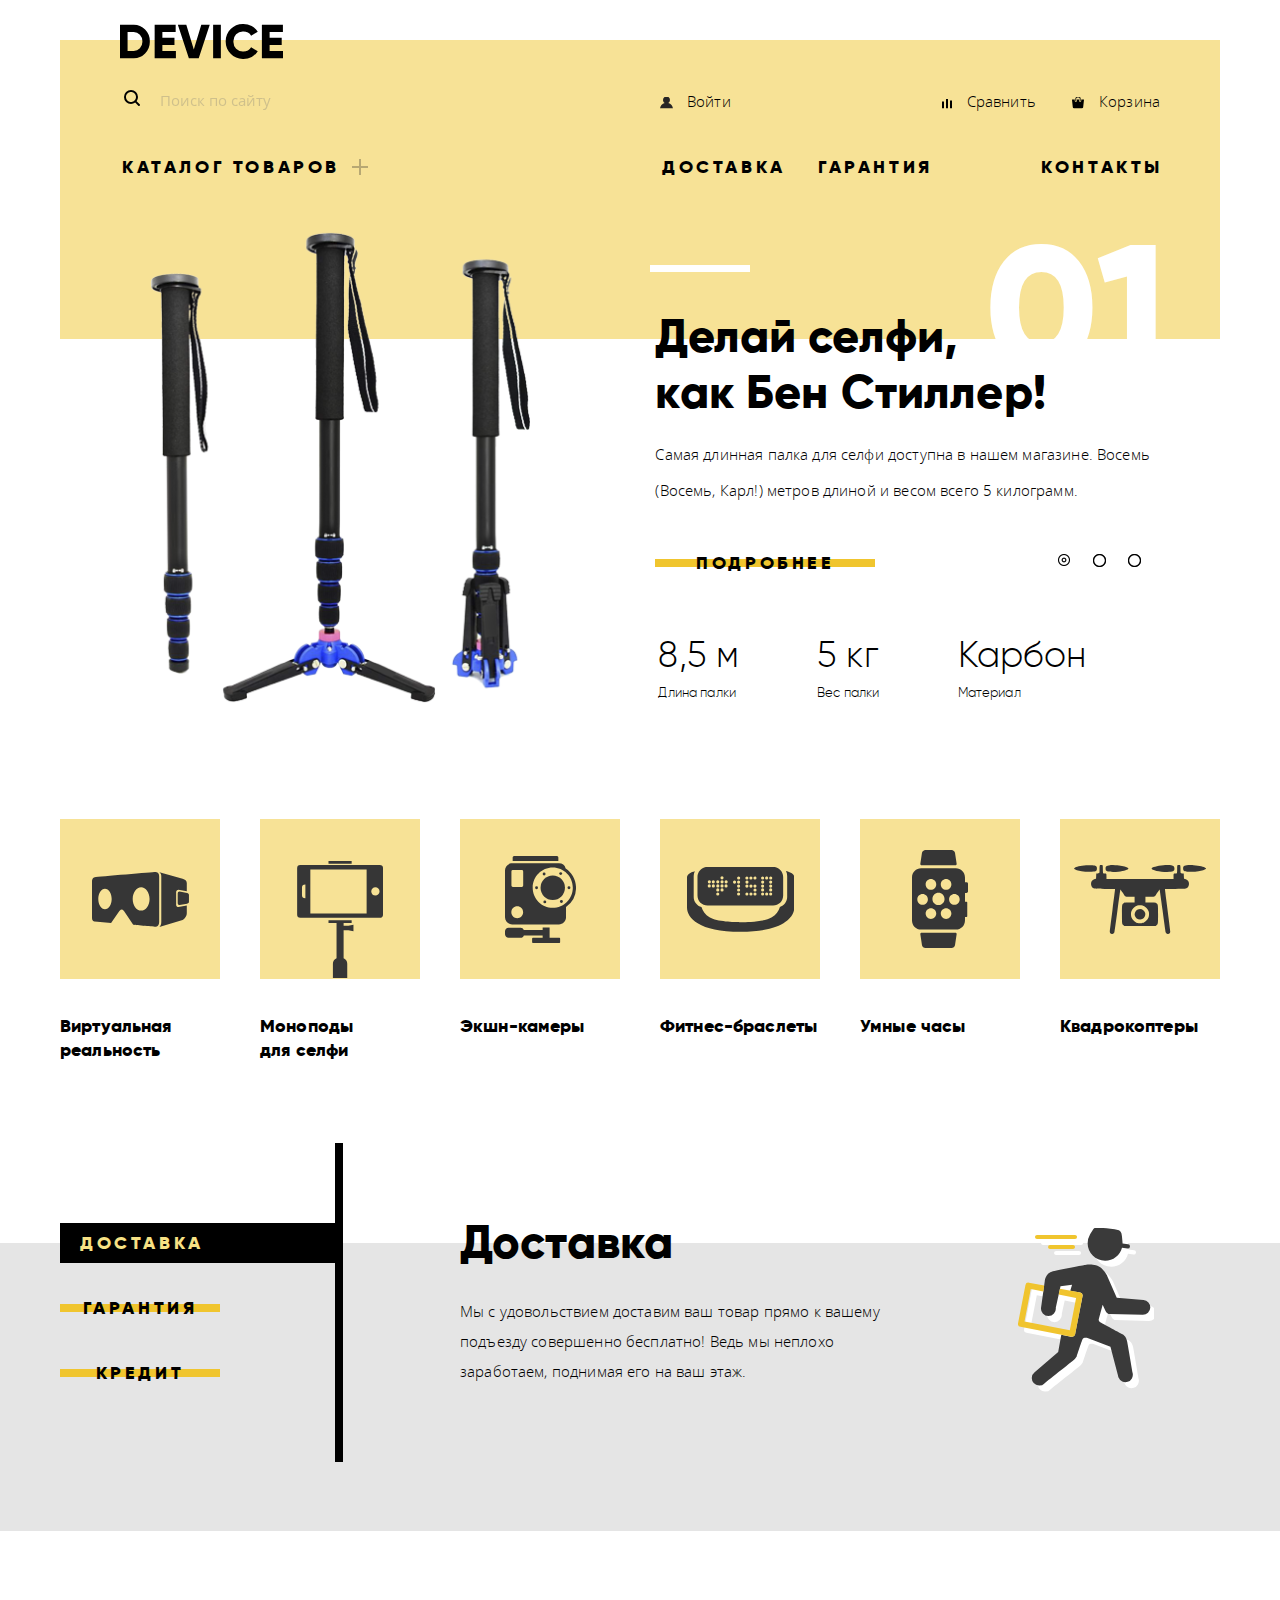
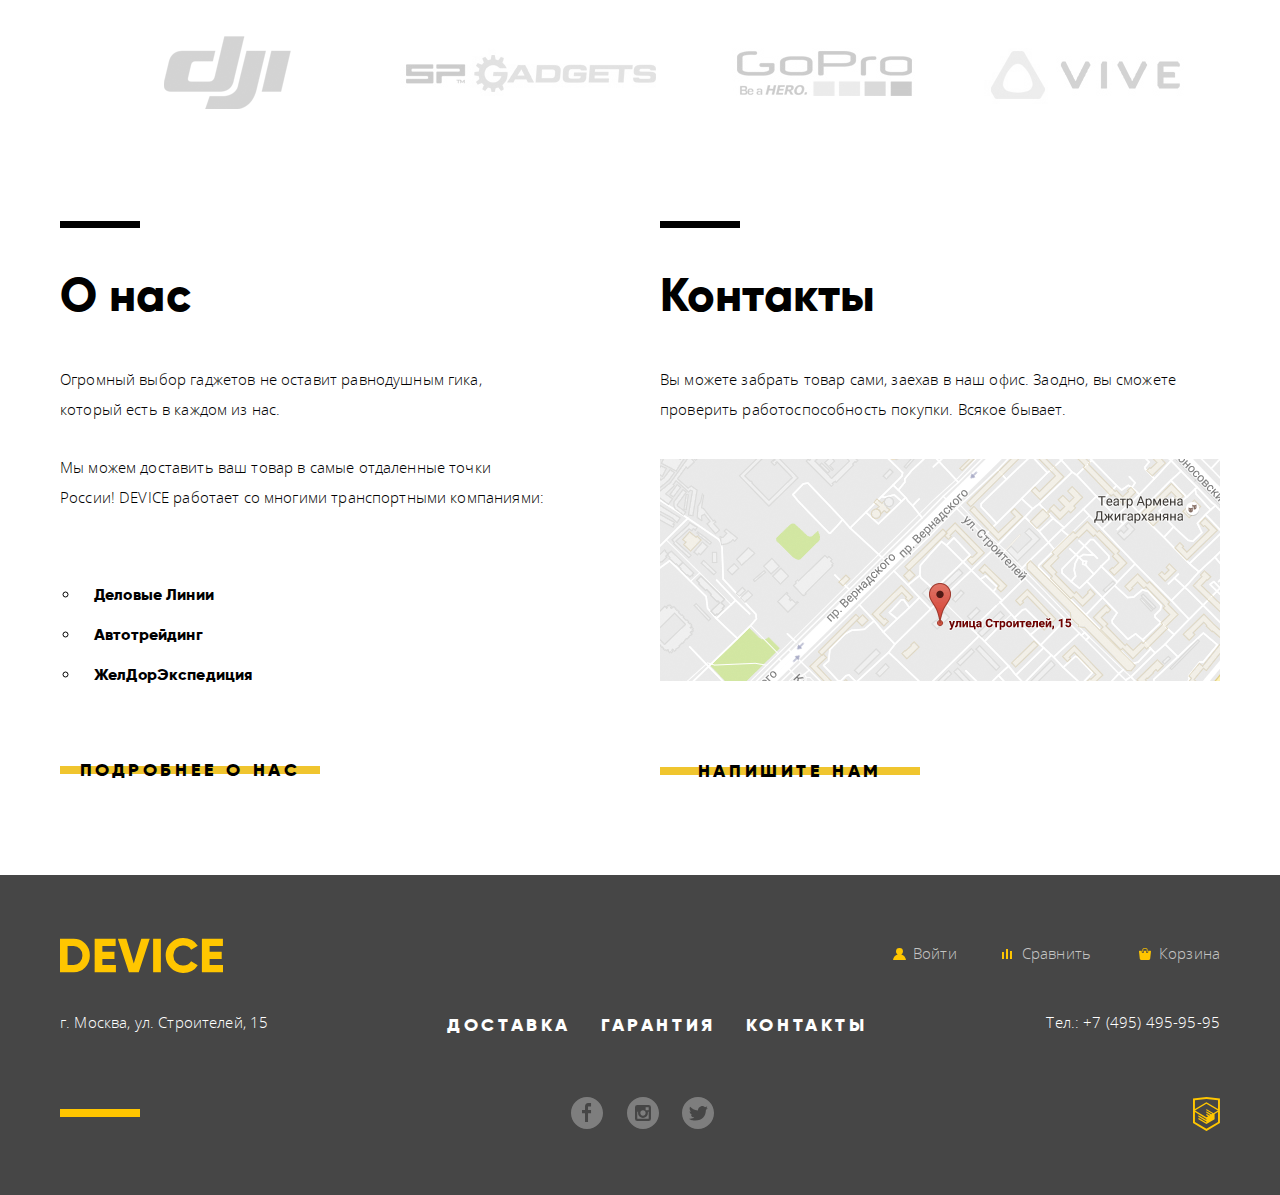
<file: index.html>
<!DOCTYPE html>
<html lang="ru">

<head>
  <meta charset="utf-8">
  <title>HTML Academy: Девайс</title>
  <link href="css/normalize-mini.css" rel="stylesheet">
  <link href="css/style-mini.css" rel="stylesheet">
</head>

<body>
  <header class="header-main">
    <a>
      <img class="logo" src="img/device.svg" width="163" height="35" alt="Логотип DEVICE">
    </a>
    <div class="header-top">
      <form class="search-site" action="https://echo.htmlacademy.ru" method="get">
        <label class="visually-hidden" for="search-input">Поиск по сайту</label>
        <input class="search-site-input" type="text" name="search" id="search-input" placeholder="Поиск по сайту">
        <button class="search-site-button" type="submit">Найти</button>
      </form>
      <ul class="users">
        <li class="users-item"><a class="users-link users-link-enter" href="#">Войти</a></li>
        <li class="users-item users-item-compare"><a class="users-link users-link-compare" href="#">Сравнить</a></li>
        <li class="users-item"><a class="users-link users-link-cart" href="#">Корзина</a></li>
      </ul>
    </div>
    <nav class="menu">
      <ul class="menu-list">
        <li class="menu-item menu-item-catalog">
          <a class="menu-link" href="catalog.html">Каталог товаров</a>

          <ul class="sub-menu">
            <li class="sub-menu-item">
              <a class="sub-menu-link" href="#">Виртуальная реальность</a>
              <a class="sub-menu-link" href="catalog.html">Моноподы для&nbsp;селфи</a>
              <a class="sub-menu-link" href="#">Экшн-камеры</a>
            </li>
            <li class="sub-menu-item">
              <a class="sub-menu-link" href="#">Фитнес-браслеты</a>
              <a class="sub-menu-link" href="#">Умные часы</a>
            </li>
            <li class="sub-menu-item sub-menu-copter">
              <a class="sub-menu-link" href="#">Квадрокоптеры</a>
            </li>
          </ul>

        </li>
        <li class="menu-item"><a class="menu-link" href="#">Доставка</a></li>
        <li class="menu-item"><a class="menu-link" href="#">Гарантия</a></li>
        <li class="menu-item"><a class="menu-link" href="#">Контакты</a></li>
      </ul>
    </nav>
  </header>
  <main>
    <h1 class="visually-hidden">Главная страница интернет-магазина Device</h1>
    <section class="slider">
      <input class="visually-hidden toggle-input-radio" type="radio" name="slider-radio" id="toggle-one" checked>
      <input class="visually-hidden toggle-input-radio" type="radio" name="slider-radio" id="toggle-two">
      <input class="visually-hidden toggle-input-radio" type="radio" name="slider-radio" id="toggle-three">
      <div class="slider-container">
        <div class="toggle-list">
          <label class="label-one" for="toggle-one"></label>
          <label class="label-two" for="toggle-two"></label>
          <label class="label-three" for="toggle-three"></label>
        </div>
        <ol class="slider-list">
          <li class="slider-item slide" id="slide1">

            <img class="selfi" src="img/slider-self-stick.png" width="384" height="486" alt="Селфи-палка">

            <div class="slider-discription">
              <p class="slider-number slider-number-one"> 01 </p>
              <h2>Делай селфи,<br> как Бен Стиллер! </h2>
              <p class="slider-text">Самая длинная палка для селфи доступна в нашем магазине.
                Восемь (Восемь, Карл!) метров длиной и весом всего 5 килограмм.</p>
              <a class="button slider-button" href="catalog.html">Подробнее</a>
              <table class="slider-table">
                <tr>
                  <td class="slider-td">8,5 м</td>
                  <td class="slider-td">5 кг</td>
                  <td class="slider-td">Карбон</td>
                </tr>
                <tr>
                  <th class="slider-th">Длина палки</th>
                  <th class="slider-th">Вес палки</th>
                  <th class="slider-th">Материал</th>
                </tr>
              </table>
            </div>
          </li>

          <li class="slider-item slide" id="slide2">
            <img class="watch" src="img/slider-watch.png" width="345" height="485" alt="Фитнес-браслет">
            <div class="slider-discription">
              <p class="slider-number slider-number-two"> 02 </p>
              <h2>Худеем<br> правильно!</h2>
              <p class="slider-text">Мотивирующие фитнес-браслеты помогут найти в себе силы
                не пропускать занятия и соблюдать диету.</p>
              <a class="button slider-button" href="catalog.html">Подробнее</a>
              <table class="slider-table">
                <tr>
                  <td class="slider-td">48 часов</td>
                </tr>
                <tr>
                  <th class="slider-th">Без подзарядки</th>
                </tr>
              </table>
            </div>
          </li>

          <li class="slider-item slide" id="slide3">
            <img class="copter" src="img/slider-quadrocopter.png" width="526" height="334" alt="Квадрокоптер">
            <div class="slider-discription slider-copter">
              <p class="slider-number slider-number-three"> 03 </p>
              <h2>Порхает как бабочка, жалит как пчела!</h2>
              <p class="slider-text">Этот обычный, на первый взгляд, квадрокоптер оснащен
                мощным лазером, замаскированным под стандартную камеру.</p>
              <a class="button slider-button" href="catalog.html">Подробнее</a>
              <table class="slider-table">
                <tr>
                  <td class="slider-td">800 м</td>
                  <td class="slider-td">50 м</td>
                </tr>
                <tr>
                  <th class="slider-th">Дальность полета</th>
                  <th class="slider-th">Радиус поражения</th>
                </tr>
              </table>
            </div>
          </li>
        </ol>
      </div>
    </section>

    <section class="catalog">
      <h2 class="visually-hidden">Каталог товаров</h2>
      <ul class="catalog-list">
        <li class="catalog-item">
          <a class="catalog-link" href="#">
            <div class="catalog-link-picture">
              <svg xmlns="http://www.w3.org/2000/svg" width="97" height="55" viewBox="0 0 97 55">
                <g fill="#363636">
                  <path
                    d="M84.131 32.639V20.003c0-1.309 1.045-2.37 2.335-2.37l8.326 1.581V11.02c0-2.355-1.708-3.431-4.202-4.265L67.403.175c1.616 1.391 1.889 2.04 1.889 4.396V49.78c0 2.356-.45 4.066-1.967 5.21l23.265-7.065c2.401-.833 4.202-4.216 4.202-6.572V33.44l-8.326 1.567c-1.29.002-2.335-1.06-2.335-2.368z" />
                  <path
                    d="M95.129 20.979l-7.598-1.444c-1.008 0-1.824.829-1.824 1.851v9.868c0 1.023.816 1.852 1.824 1.852l7.598-1.431c1.154-.419 1.824-.829 1.824-1.852V22.83c0-1.022-.766-1.507-1.824-1.851zM67.17 4.483c0-5.08-4.232-4.459-4.232-4.459S5.832 4.738 2.838 5.145.001 9.532.001 9.532L0 45.812c0 3.743 2.599 3.753 2.599 3.753l16.477 1.403L27.212 39.3s1.109-1.828 2.505-1.828c1.397 0 2.432 1.861 2.432 1.861l9.061 13.521s18.895 1.909 22.521 1.909c3.626-.001 3.439-5.024 3.439-5.024V4.483zM12.982 37.192c-3.698 0-6.696-4.601-6.696-10.275s2.998-10.275 6.696-10.275c3.698 0 6.696 4.601 6.696 10.275s-2.998 10.275-6.696 10.275zm36.158 1.426c-4.662 0-8.441-5.239-8.441-11.701 0-6.463 3.78-11.702 8.441-11.702 4.662 0 8.442 5.239 8.442 11.702 0 6.462-3.78 11.701-8.442 11.701z" />
                </g>
              </svg>
            </div>
            <h3 class="catalog-link-text">Виртуальная реальность</h3>
          </a>
        </li>
        <li class="catalog-item">
          <a class="catalog-link" href="catalog.html">
            <div class="catalog-link-picture special">
              <svg xmlns="http://www.w3.org/2000/svg" width="86" height="117" viewBox="0 0 86 117">
                <g fill="#363636">
                  <path
                    d="M82.821 4.011H3.33A3.188 3.188 0 0 0 .142 7.199v46.413a3.187 3.187 0 0 0 3.188 3.189h79.492a3.188 3.188 0 0 0 3.189-3.189V7.199a3.189 3.189 0 0 0-3.19-3.188zM8.392 37.236h-.226a3.19 3.19 0 0 1-3.189-3.189v-7.283a3.188 3.188 0 0 1 3.189-3.188h.226v13.66zm61.231 15.172H13.341V8.402h56.282v44.006zM78.4 34.552c-2.289 0-4.146-1.855-4.146-4.147s1.856-4.147 4.146-4.147a4.146 4.146 0 1 1 0 8.294zM31.497 0h23.157v2.758H31.497zM46.608 64.861v-2.973h8.046V59.13H31.498v2.758h8.045v35.246a6.068 6.068 0 0 0-3.635 5.559V117h14.335v-14.307a6.062 6.062 0 0 0-3.636-5.557v-27.99h4.796l5.051 1.213v-6.711l-5.051 1.213h-4.795z" />
                </g>
              </svg>
            </div>
            <h3 class="catalog-link-text">Моноподы для&nbsp;селфи</h3>
          </a>
        </li>
        <li class="catalog-item">
          <a class="catalog-link" href="#">
            <div class="catalog-link-picture">
              <svg xmlns="http://www.w3.org/2000/svg" width="71" height="87" viewBox="0 0 71 87">
                <g fill="#363636">
                  <path
                    d="M53.349 1.49c0-.736-.578-1.49-1.311-1.49H9.053C8.32 0 7.672.754 7.672 1.49v3.522h45.676V1.49zM54.202 81.809h-9.597V71.426h-6.958v2.507H18.774c-.537-1.254-1.757-2.148-3.181-2.148H3.559C1.642 71.784 0 73.387 0 75.311v3.018c0 1.924 1.642 3.48 3.559 3.48h12.035c1.511 0 2.792-.896 3.269-2.326h18.785v2.326H28.13c-.533 0-1.01.437-1.01.972v3.172c0 .535.478 1.048 1.01 1.048h26.072c.533 0 .93-.513.93-1.048V82.78c0-.535-.397-.971-.93-.971zM60.666 12.39a7.037 7.037 0 0 0-6.771-5.05H7.148C3.25 7.34 0 10.449 0 14.361v46.9c0 3.912 3.25 7.121 7.148 7.121h46.747c3.898 0 7.126-3.209 7.126-7.121V50.915a23.228 23.228 0 0 0 10.001-19.164c-.001-8.079-4.132-15.181-10.356-19.361zM12.238 62.151c-3.259 0-5.901-2.65-5.901-5.921 0-3.27 2.642-5.922 5.901-5.922s5.902 2.652 5.902 5.922c0 3.271-2.643 5.921-5.902 5.921zm5.961-32.605a1.42 1.42 0 0 1-1.418 1.422h-8.94a1.42 1.42 0 0 1-1.418-1.422v-14.16a1.42 1.42 0 0 1 1.418-1.423h8.939a1.42 1.42 0 0 1 1.418 1.423v14.16zm29.563 22.312c-11.076 0-20.057-9.01-20.057-20.123s8.98-20.124 20.057-20.124c11.077 0 20.058 9.01 20.058 20.124s-8.981 20.123-20.058 20.123z" />
                  <ellipse cx="47.762" cy="31.735" rx="12.188" ry="12.229" />
                  <circle cx="31.562" cy="31.736" r="1.435" />
                  <circle cx="63.963" cy="31.736" r="1.435" />
                  <circle cx="39.109" cy="17.994" r="1.435" />
                  <ellipse cx="56.415" cy="45.476" rx="1.43" ry="1.436" />
                  <circle cx="55.697" cy="17.565" r="1.435" />
                  <circle cx="39.828" cy="45.906" r="1.435" />
                </g>
              </svg>
            </div>
            <h3 class="catalog-link-text">Экшн-камеры</h3>
          </a>
        </li>
        <li class="catalog-item">
          <a class="catalog-link" href="#">
            <div class="catalog-link-picture">
              <svg xmlns="http://www.w3.org/2000/svg" width="107" height="65" viewBox="0 0 107 65">
                <g fill="#363636">
                  <path
                    d="M98.967 4.074c.752 1.441 1.209 3.08 1.209 4.818v21.102c0 4.616-3.092 8.527-7.246 9.9-1.325 3.987-3.778 7.854-8.051 10.432-8.676 5.231-31.124 4.837-31.198 4.837-.078 0-22.513.395-31.189-4.837-4.216-2.545-6.708-6.347-8.042-10.279-4.418-1.209-7.756-5.251-7.756-10.053V8.893c0-1.688.427-3.282 1.139-4.693C4.17 5.109 0 6.918 0 10.434v29.983C0 50.668 11.839 64.85 53.657 64.85c41.82 0 53.657-14.182 53.657-24.433V10.434c-.001-3.684-4.576-5.494-8.347-6.36z" />
                  <path
                    d="M20.561 38.459h65.523c5.564 0 10.074-4.513 10.074-10.077V9.935c0-5.563-4.51-10.075-10.074-10.075H20.561c-5.564 0-10.075 4.511-10.075 10.075v18.447c0 5.564 4.511 10.077 10.075 10.077zM83.695 9.468a1.57 1.57 0 1 1 0 3.139 1.57 1.57 0 0 1 0-3.139zm0 4.039a1.569 1.569 0 1 1 0 3.138 1.569 1.569 0 0 1 0-3.138zm0 4.039a1.568 1.568 0 1 1 .001 3.137 1.568 1.568 0 0 1-.001-3.137zm0 3.827a1.57 1.57 0 1 1-.001 3.14 1.57 1.57 0 0 1 .001-3.14zm0 4.039a1.568 1.568 0 1 1 .001 3.137 1.568 1.568 0 0 1-.001-3.137zM79.656 9.468c.867 0 1.568.703 1.568 1.57a1.568 1.568 0 1 1-3.136 0c0-.868.703-1.57 1.568-1.57zm0 15.944a1.568 1.568 0 1 1 0 3.135 1.568 1.568 0 0 1 0-3.135zM75.619 9.468a1.57 1.57 0 1 1-.003 3.14 1.57 1.57 0 0 1 .003-3.14zm0 4.039a1.57 1.57 0 1 1-.003 3.139 1.57 1.57 0 0 1 .003-3.139zm0 4.039a1.569 1.569 0 1 1-.002 3.138 1.569 1.569 0 0 1 .002-3.138zm0 3.827a1.568 1.568 0 1 1 0 3.138 1.568 1.568 0 0 1 0-3.138zm0 4.039a1.569 1.569 0 1 1-.002 3.138 1.569 1.569 0 0 1 .002-3.138zM67.965 9.468c.867 0 1.568.703 1.568 1.57a1.568 1.568 0 1 1-3.136 0 1.568 1.568 0 0 1 1.568-1.57zm0 8.078a1.568 1.568 0 1 1-1.568 1.569 1.568 1.568 0 0 1 1.568-1.569zm0 3.881a1.569 1.569 0 1 1-.002 3.136 1.569 1.569 0 0 1 .002-3.136zm0 3.985a1.568 1.568 0 1 1 0 3.135 1.568 1.568 0 0 1 0-3.135zM63.926 9.468a1.57 1.57 0 1 1 0 3.14 1.57 1.57 0 0 1 0-3.14zm0 8.078a1.57 1.57 0 1 1 .001 3.139 1.57 1.57 0 0 1-.001-3.139zm0 7.866a1.57 1.57 0 1 1 .001 3.139 1.57 1.57 0 0 1-.001-3.139zM59.888 9.468a1.57 1.57 0 0 1 0 3.139 1.568 1.568 0 0 1-1.568-1.569 1.567 1.567 0 0 1 1.568-1.57zm0 4.039a1.57 1.57 0 1 1-.001 3.135 1.57 1.57 0 0 1 .001-3.135zm0 4.039a1.57 1.57 0 1 1-.001 3.14 1.57 1.57 0 0 1 .001-3.14zm0 7.866a1.57 1.57 0 0 1 0 3.137 1.569 1.569 0 0 1 0-3.137zm-8.29-15.944a1.57 1.57 0 1 1 0 3.139 1.57 1.57 0 0 1 0-3.139zm0 4.039a1.569 1.569 0 1 1 0 3.138 1.569 1.569 0 0 1 0-3.138zm0 4.039a1.568 1.568 0 1 1 .001 3.137 1.568 1.568 0 0 1-.001-3.137zm0 3.881a1.568 1.568 0 1 1 0 3.137 1.569 1.569 0 0 1 0-3.137zm0 3.985a1.568 1.568 0 1 1 .001 3.137 1.568 1.568 0 0 1-.001-3.137zm-4.039-11.905a1.568 1.568 0 1 1 0 3.136 1.568 1.568 0 0 1 0-3.136zm-8.502-.212a1.57 1.57 0 1 1-.001 3.135 1.57 1.57 0 0 1 .001-3.135zm0 4.038a1.57 1.57 0 1 1-.003 3.141 1.57 1.57 0 0 1 .003-3.141zm-4.039-8.078a1.57 1.57 0 1 1-.003 3.14 1.57 1.57 0 0 1 .003-3.14zm0 4.04a1.57 1.57 0 1 1-.003 3.139 1.57 1.57 0 0 1 .003-3.139zm0 4.038a1.57 1.57 0 1 1-.003 3.14 1.57 1.57 0 0 1 .003-3.14zm0 4.04a1.569 1.569 0 1 1-.001 3.137 1.569 1.569 0 0 1 .001-3.137zm-4.254-8.078a1.569 1.569 0 1 1 0 3.138 1.569 1.569 0 0 1 0-3.138zm0 4.038a1.57 1.57 0 1 1 0 3.139 1.57 1.57 0 0 1 0-3.139zm0 4.04a1.57 1.57 0 1 1-.001 3.14 1.57 1.57 0 0 1 .001-3.14zm0 4.039a1.568 1.568 0 1 1 .001 3.137 1.568 1.568 0 0 1-.001-3.137zM26.3 9.255a1.57 1.57 0 1 1 0 0zm0 4.04a1.57 1.57 0 0 1 1.571 1.568 1.57 1.57 0 0 1-3.14 0 1.57 1.57 0 0 1 1.569-1.568zm0 4.038a1.571 1.571 0 1 1 0 3.14 1.571 1.571 0 0 1 0-3.14zm0 4.04a1.57 1.57 0 1 1 0 0zm-4.037-8.078a1.57 1.57 0 1 1-.001 3.135 1.57 1.57 0 0 1 .001-3.135zm0 4.038a1.57 1.57 0 0 1 0 3.14 1.57 1.57 0 0 1 0-3.14z" />
                </g>
              </svg>
            </div>
            <h3 class="catalog-link-text">Фитнес-браслеты</h3>
          </a>
        </li>
        <li class="catalog-item">
          <a class="catalog-link" href="#">
            <div class="catalog-link-picture">
              <svg xmlns="http://www.w3.org/2000/svg" width="56" height="98" viewBox="0 0 56 98">
                <g fill="#363636">
                  <path
                    d="M54.494 32.197h-1.515v-4.64c0-5.052-4.087-9.186-9.082-9.186H9.082C4.086 18.372 0 22.505 0 27.557v42.868c0 5.052 4.087 9.185 9.083 9.185h34.815c4.995 0 9.082-4.133 9.082-9.185V67.01h1.515a.764.764 0 0 0 .757-.764V52.467a.765.765 0 0 0-.757-.766H52.98v-8.788h1.515c.832 0 1.514-.688 1.514-1.531v-7.654a1.529 1.529 0 0 0-1.515-1.531zm-20.412-3.109c2.926 0 5.299 2.398 5.299 5.358s-2.373 5.358-5.299 5.358-5.298-2.398-5.298-5.358 2.372-5.358 5.298-5.358zm-15.137 0c2.925 0 5.298 2.398 5.298 5.358s-2.373 5.358-5.298 5.358c-2.926 0-5.298-2.398-5.298-5.358s2.372-5.358 5.298-5.358zM5.297 49.397c0-2.959 2.371-5.358 5.298-5.358 2.926 0 5.298 2.399 5.298 5.358 0 2.959-2.373 5.358-5.298 5.358-2.927.001-5.298-2.399-5.298-5.358zm13.648 19.497c-2.926 0-5.298-2.398-5.298-5.358s2.372-5.358 5.298-5.358c2.925 0 5.298 2.398 5.298 5.358s-2.373 5.358-5.298 5.358zm1.49-19.903c0-3.382 2.711-6.124 6.055-6.124s6.055 2.742 6.055 6.124-2.711 6.124-6.055 6.124c-3.344-.001-6.055-2.742-6.055-6.124zm13.647 19.903c-2.926 0-5.298-2.398-5.298-5.358s2.372-5.358 5.298-5.358 5.299 2.398 5.299 5.358-2.373 5.358-5.299 5.358zm8.302-14.138c-2.927 0-5.298-2.399-5.298-5.358 0-2.959 2.371-5.358 5.298-5.358 2.926 0 5.298 2.399 5.298 5.358 0 2.958-2.372 5.358-5.298 5.358zM9.646 15.31h33.687c.843 0 1.432-.681 1.306-1.514L43.023 3.028l-.002-.002C42.771 1.362 41.189 0 39.506 0H13.474c-1.686 0-3.268 1.362-3.517 3.028L8.342 13.795c-.125.833.461 1.515 1.304 1.515zM43.333 82.671H9.646c-.843 0-1.429.683-1.304 1.516l1.615 10.767c.25 1.666 1.832 3.028 3.516 3.028h26.032c1.684 0 3.266-1.362 3.517-3.026v-.002l1.615-10.767c.128-.833-.461-1.516-1.304-1.516z" />
                </g>
              </svg>
            </div>
            <h3 class="catalog-link-text">Умные часы</h3>
          </a>
        </li>
        <li class="catalog-item">
          <a class="catalog-link" href="#">
            <div class="catalog-link-picture">
              <svg xmlns="http://www.w3.org/2000/svg" width="132" height="69" viewBox="0 0 132 69">
                <g fill="#363636">
                  <path
                    d="M12.052.258C6.507.745 1.838 1.85.575 2.93c-.722.616-.722.616-.232 1.156.644.72 3.713 1.645 7.247 2.237 3.998.668 12.51.693 13.724.051 1.211-.668 1.624-1.414 1.624-2.981 0-1.619-.62-2.416-2.218-2.853C19.274.154 14.94 0 12.052.258zM25.774.488c-.129.283-.258 2.108-.258 4.112 0 4.061.155 3.778-2.192 3.933l-1.03.077-.13 2.545-.129 2.544-1.186.283c-2.58.668-4 2.595-3.792 5.294.128 1.927 1.03 3.341 2.579 4.087 1.109.513 1.47.538 11.246.538 5.545 0 10.137.079 10.188.18.051.13-1.11 9.408-2.58 20.64-1.444 11.23-2.682 20.997-2.708 21.666-.051 1.617.826 2.62 2.348 2.62 1.237 0 2.012-.64 2.321-1.9.13-.514 1.496-10.334 3.018-21.822 1.522-11.463 2.863-20.869 2.94-20.869.104 0 1.084 1.413 2.193 3.136 2.94 4.626 2.399 4.317 7.635 4.317h4.359v5.63l-5.133.077c-4.72.077-5.21.127-5.881.615-1.573 1.157-1.625 1.415-1.625 10.977 0 9.534.026 9.792 1.522 11.05l.851.695H81.695l.851-.696c1.496-1.257 1.52-1.515 1.52-11.05 0-9.56-.05-9.819-1.622-10.976-.671-.488-1.161-.538-5.882-.615l-5.132-.077v-5.63h4.36c5.234 0 4.693.309 7.633-4.317 1.11-1.723 2.09-3.136 2.194-3.136.076 0 1.418 9.406 2.94 20.869 1.522 11.488 2.889 21.308 3.018 21.821.31 1.26 1.082 1.902 2.321 1.902 1.521 0 2.4-1.004 2.347-2.621-.026-.67-1.264-10.436-2.71-21.666-1.468-11.232-2.63-20.51-2.577-20.64.05-.101 4.641-.18 10.19-.18 9.774 0 10.135-.025 11.243-.538 1.548-.746 2.45-2.16 2.58-4.087.206-2.699-1.212-4.626-3.792-5.294l-1.187-.283-.127-2.544-.13-2.545-1.031-.077c-2.347-.155-2.194.128-2.194-3.933 0-2.004-.128-3.829-.257-4.112-.206-.36-.543-.488-1.367-.488-.619 0-1.238.128-1.42.309-.206.205-.31 1.465-.31 3.932 0 2.467-.102 3.727-.309 3.932-.18.18-.901.308-1.65.308-1.625 0-1.65.052-1.65 3.11v2.287H32.48v-2.287c0-3.058-.024-3.11-1.65-3.11-.748 0-1.47-.129-1.65-.308-.207-.205-.31-1.465-.31-3.932 0-2.467-.103-3.727-.31-3.932-.18-.18-.8-.309-1.418-.309-.825 0-1.16.128-1.368.488zm42.843 40.12c2.889.899 5.392 3.393 6.166 6.168.439 1.543.31 4.216-.284 5.784-.696 1.875-2.685 4.01-4.565 4.935-1.29.642-1.754.719-3.921.719s-2.631-.077-3.92-.719c-1.885-.926-3.87-3.06-4.567-4.935-.592-1.568-.722-4.24-.283-5.784.748-2.723 3.25-5.27 6.061-6.168 2.012-.642 3.3-.642 5.313 0z" />
                  <path
                    d="M63.794 44.438c-2.037.925-3.507 3.649-3.069 5.73.774 3.677 4.823 5.553 7.996 3.702 1.985-1.158 2.99-3.547 2.45-5.783-.568-2.39-2.734-4.138-5.158-4.138-.646 0-1.626.232-2.22.489zM36.092.154c-3.92.668-4.513 1.131-4.513 3.444 0 1.825.463 2.416 2.268 2.956 1.55.462 7.172.514 10.5.128 6.86-.822 11.321-2.544 9.698-3.752-1.265-.9-4.902-1.876-9.054-2.39-2.475-.308-7.996-.54-8.9-.386zM89.484.258C83.165.848 77.62 2.339 77.62 3.444c0 1.722 7.84 3.47 15.63 3.495 5.804 0 7.196-.642 7.196-3.34 0-1.825-.619-2.622-2.373-3.085C96.423.103 92.398 0 89.484.258zM112.776.283c-1.78.231-3.018.77-3.43 1.491-.387.77-.31 2.904.154 3.572.928 1.31 1.652 1.465 7.068 1.465 3.661 0 5.802-.129 7.867-.488 3.534-.592 6.603-1.517 7.248-2.237.49-.54.49-.54-.233-1.156-1.34-1.13-5.958-2.185-11.916-2.672-3.481-.283-4.488-.283-6.758.025z" />
                </g>
              </svg>
            </div>
            <h3 class="catalog-link-text">Квадрокоптеры</h3>
          </a>
        </li>
      </ul>
    </section>

    <section class="services">
      <h2 class="visually-hidden">Сервис</h2>
      <input class="visually-hidden button-input-radio" type="radio" name="services-radio" id="services-one" checked>
      <input class="visually-hidden button-input-radio" type="radio" name="services-radio" id="services-two">
      <input class="visually-hidden button-input-radio" type="radio" name="services-radio" id="services-three">
      <div class="services-container">
        <div class="services-control">
          <label class="button services-link-button" for="services-one">Доставка</label>
          <label class="button services-link-button" for="services-two">Гарантия</label>
          <label class="button services-link-button" for="services-three">Кредит</label>
        </div>
        <ul class="services-description">
          <li class="services-description-item slide services-delivery" id="delivery">
            <h2>Доставка</h2>
            <p>Мы с удовольствием доставим ваш товар прямо к вашему подъезду совершенно бесплатно!
              Ведь мы неплохо заработаем, поднимая его на ваш этаж.</p>
          </li>
          <li class="services-description-item slide services-guarantee" id="guarantee">
            <h2>Гарантия</h2>
            <p>Если из-за возгорания купленного у нас товара у вас сгорит дом — не переживайте, мы выдадим вам
              новый.<br>
              Товар, не дом, конечно же.</p>
          </li>
          <li class="services-description-item slide services-credit" id="credit">
            <h2>Кредит</h2>
            <p>Залезть в долговую яму стало проще! Кредитные
              консультанты подберут для вас наиболее выгодные
              условия кредита. Выгодные для нашего банка, разумеется.</p>
          </li>
        </ul>
      </div>
    </section>
    <section class="brands-product">
      <h2 class="visually-hidden">Бренды, которые представлены в интернет-магазине Device</h2>
      <ul class="brands-product-list">
        <li class="brands-product-item">
          <a href="https://www.dji.com">
            <img class="brands-product-img" src="img/logo-dji.png" alt="DJI" width="260" height="100"
              title="Товары компании DJI">
          </a>
        </li>
        <li class="brands-product-item">
          <a href="http://www.sp-gadgets.com">
            <img class="brands-product-img" src="img/logo-sp.png" alt="SP-gadgets" width="260" height="100"
              title="Товары компании SP-gadgets">
          </a>
        </li>
        <li class="brands-product-item">
          <a href="https://gopro.com">
            <img class="brands-product-img" src="img/logo-gopro.png" alt="GO PRO" width="260" height="100"
              title="Товары компании GO PRO">
          </a>
        </li>
        <li class="brands-product-item">
          <a href="https://www.vive.com">
            <img class="brands-product-img" src="img/logo-vive.png" alt="Vive" width="260" height="100"
              title="Товары компании Vive">
          </a>
        </li>
      </ul>
    </section>

    <div class="information-container information">
      <section class="about-us">
        <h2>О нас</h2>
        <p>Огромный выбор гаджетов не оставит равнодушным гика,<br> который есть в каждом из нас.</p>
        <p>Мы можем доставить ваш товар в самые отдаленные точки<br> России! DEVICE работает со многими транспортными
          компаниями:</p>
        <ul class="transport-company">
          <li>Деловые Линии</li>
          <li>Автотрейдинг</li>
          <li>ЖелДорЭкспедиция</li>
        </ul>
        <a class="information-button button" href="#">Подробнее о нас</a>
      </section>

      <section class="contacts">
        <h2>Контакты</h2>
        <p>Вы можете забрать товар сами, заехав в наш офис.
          Заодно, вы сможете проверить работоспособность покупки. Всякое бывает.</p>
        <a class="contacts-map-link" href="#">
          <img class="contacts-map" src="img/map.png" width="560" height="222"
            alt="Адрес на карте: Москва, ул. Строителей, д.15">
        </a>
        <a class="contacts-button button" href="writeus.html">Напишите нам</a>
      </section>
    </div>

    <div class="modal modal-map">
      <h2 class="visually-hidden">Как до нас добраться</h2>
      <iframe class="map-img"
        src="https://www.google.com/maps/embed?pb=!1m18!1m12!1m3!1d2249.1125488779976!2d37.527429315825636!3d55.68703098053581!2m3!1f0!2f0!3f0!3m2!1i1024!2i768!4f13.1!3m3!1m2!1s0x46b54cf65f5c8955%3A0x694710ccd55501e!2z0YPQuy4g0KHRgtGA0L7QuNGC0LXQu9C10LksIDE1LCDQnNC-0YHQutCy0LAsINCg0L7RgdGB0LjRjywgMTE5MzEx!5e0!3m2!1sru!2sth!4v1582899913533!5m2!1sru!2sth"
        width="960" height="559" allowfullscreen="">
      </iframe>
      <img src="img/map-big.jpg" width="960" height="559" alt="Адрес магазина: г. Москва, ул.Строителей, д.15">
      <button class="modal-close" type="button">Закрыть</button>
    </div>

    <div class="modal modal-write-us">

      <form class="write-us" action="https://echo.htmlacademy.ru" method="get">
        <p class="write-us-item">
          <label for="name">Ваше имя:</label>
          <input class="write-us-input" type="text" name="your-name" id="name" placeholder="Имя Фамилия">
        </p>
        <p class="write-us-item">
          <label for="mail">Ваш e-mail:</label>
          <input class="write-us-input" type="email" name="your-mail" id="mail" placeholder="email@example.com">
        </p>
        <p class="write-us-item">
          <label for="leter">Текст письма:</label>
          <textarea name="text-leter" id="leter" rows="10">В свободной форме</textarea>
        </p>
        <button class="button" type="submit">Отправить</button>
      </form>
      <button class="modal-close" type="button">Закрыть</button>
    </div>

  </main>
  <footer class="footer-color">
    <div class="footer-container">
      <div class="footer-users">
        <a class="logo-footer" href="index.html">
          <img src="img/logo-device-yellow.svg" width="163" height="35" alt="Логотип DEVICE">
        </a>
        <ul class="footer-users-list">
          <li class="users-footer-item"><a class="users-footer-link users-footer-link-enter" href="#">Войти</a></li>
          <li class="users-footer-item users-footer-item-compare"><a class="users-footer-link users-footer-link-compare"
              href="#">Сравнить</a></li>
          <li class="users-footer-item"><a class="users-footer-link users-footer-link-cart" href="#">Корзина</a></li>
        </ul>
      </div>
      <div class="footer-nav">
        <address class="footer-text">г. Москва, ул. Строителей, 15</address>
        <ul class="footer-nav-list">
          <li class="footer-nav-item">
            <a class="footer-nav-link" href="">Доставка</a></li>
          <li class="footer-nav-item">
            <a class="footer-nav-link" href="">Гарантия</a></li>
          <li class="footer-nav-item">
            <a class="footer-nav-link" href="">Контакты</a></li>
        </ul>
        <a class="footer-text" href="tel:84954959595">Тел.: +7 (495) 495-95-95</a>
      </div>
      <div class="social">
        <ul class="social-list">
          <li class="social-item">
            <a class="social-link  icon-fb" href="#">Facebook</a>
          </li>
          <li class="social-item">
            <a class="social-link  icon-inst" href="#">Instagram</a>
          </li>
          <li class="social-item">
            <a class="social-link  icon-tw" href="#">Twitter</a>
          </li>
        </ul>
        <a class="footer-academy-link" href="https://htmlacademy.ru/intensive/htmlcss">
          <svg class="footer-academy-logo" xmlns="http://www.w3.org/2000/svg" width="26.943" height="34.09"
            viewBox="0 0 26.943 34.09">
            <path fill="#ffc600"
              d="M13.62.017L13.472 0 0 1.412v24.661l13.473 8.017 13.43-7.99.042-.025V1.412L13.62.017zm11.399 12.11L13.495 5.334l-.001-.104-.087.05-.088-.056v.109L1.925 12.118V3.147l11.548-1.212L25.02 3.147v8.98zm-11.614-5.34L24.923 13.5l-4.479 2.64-7.093-4.221-.014 1.415 5.904 3.513-.86.507-5.03-2.992-.014 1.415 3.827 2.275-.782.523-3.031-1.787-.014 1.413 1.853 1.091-1.8 1.081-11.356-6.751 11.371-6.835zm-11.48 8.34l11.411 6.791.016 1.044-7.942-4.728-.015 1.416 7.979 4.795.018 1.076-7.973-4.74-.013 1.414 8.021 4.822.046.025 8.143-4.872-.011-5.177 3.415-2.036v10.021L13.472 31.85 1.925 24.979v-9.852z">
            </path>
          </svg>
        </a>
      </div>

    </div>

  </footer>
  <script src="js/modal-mini.js"></script>
</body>

</html>
</file>
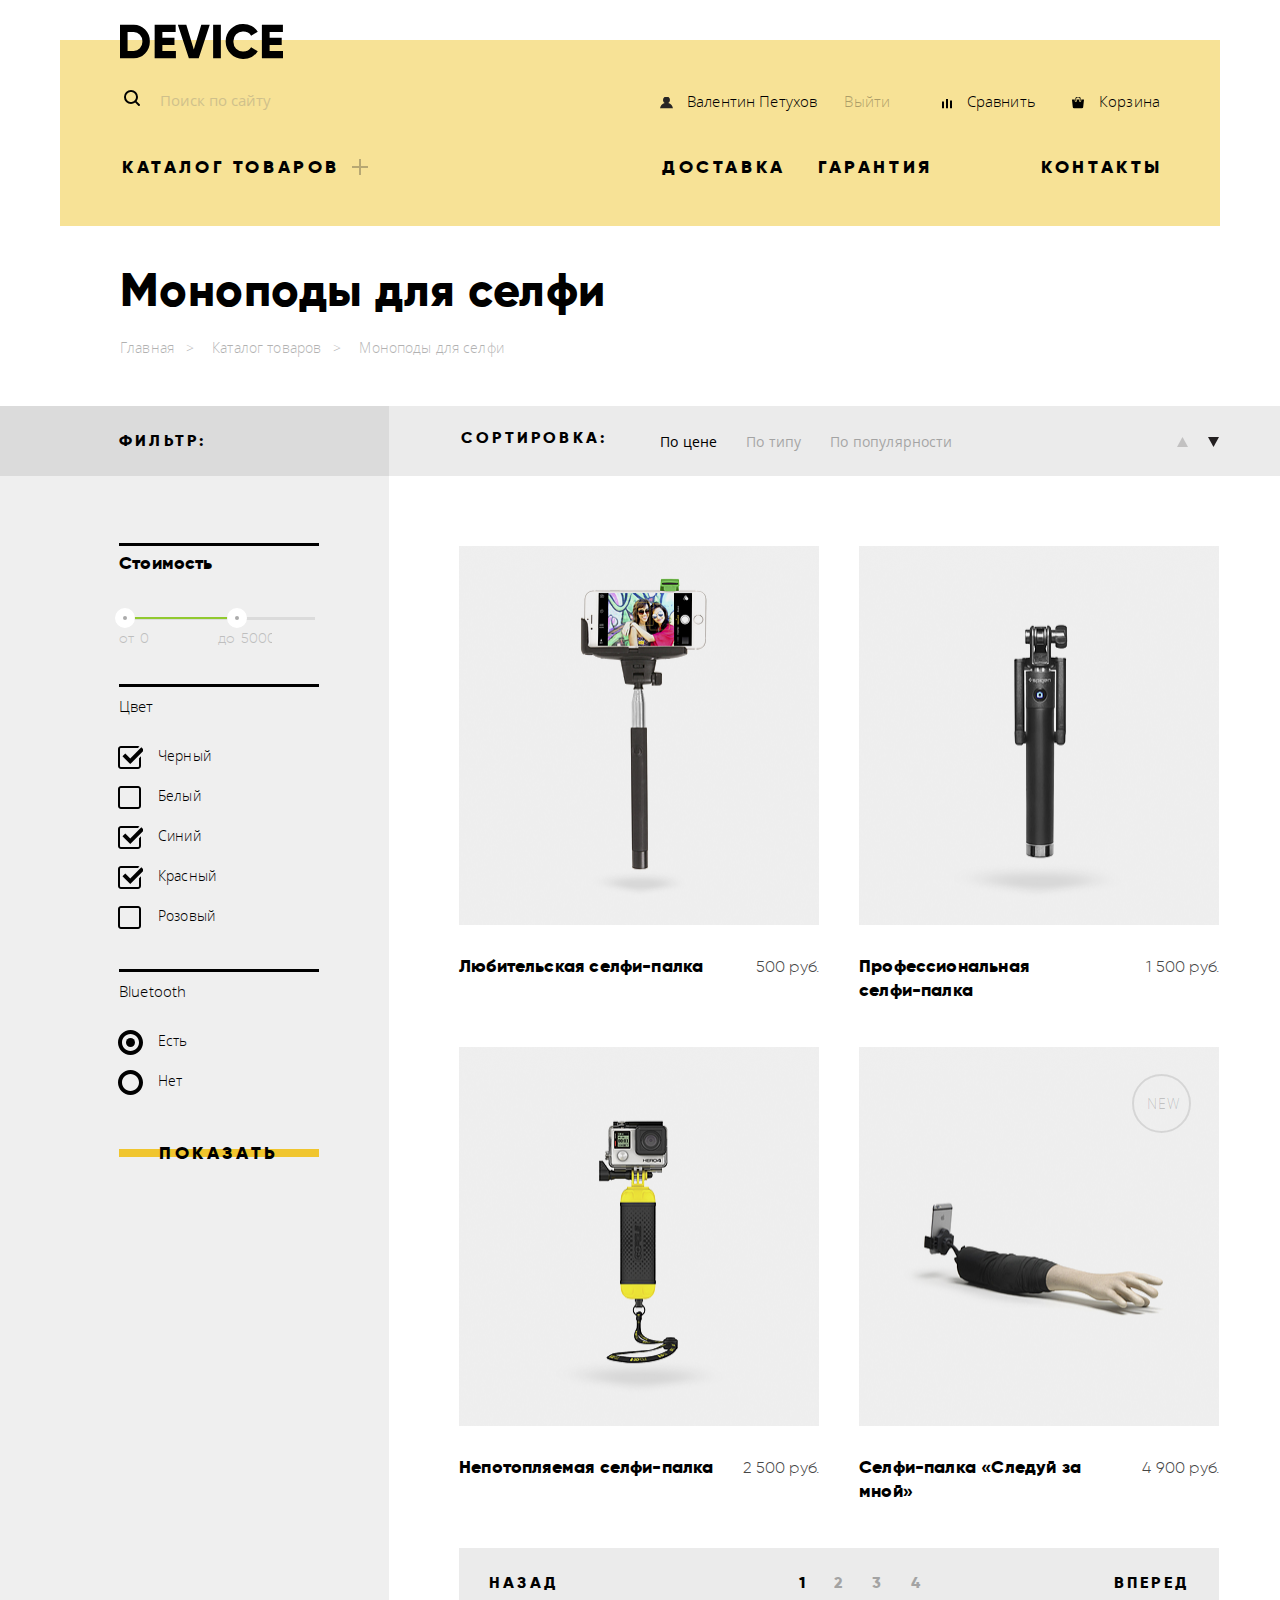
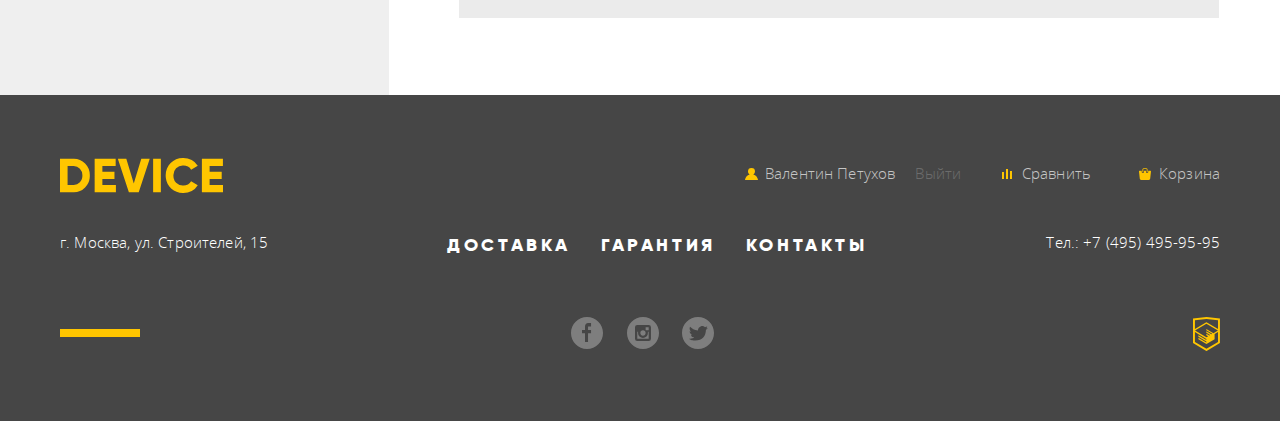
<file: catalog.html>
<!DOCTYPE html>
<html lang="ru">

<head>
  <meta charset="utf-8">
  <title>HTML Academy: Девайс</title>
  <link href="css/normalize-mini.css" rel="stylesheet">
  <link href="css/style-mini.css" rel="stylesheet">
</head>

<body>
  <header class="header-main header-main-inner">
    <a href="index.html">
      <img class="logo" src="img/device.svg" width="163" height="35" alt="Логотип DEVICE">
    </a>
    <div class="header-top">
      <form class="search-site" action="https://echo.htmlacademy.ru" method="get">
        <label class="visually-hidden" for="search-input">Поиск по сайту</label>
        <input class="search-site-input" type="text" name="search" id="search-input" placeholder="Поиск по сайту">
        <button class="search-site-button" type="submit">Найти</button>
      </form>
      <ul class="users">
        <li class="users-item"><a class="users-link users-link-login" href="profile.html">Валентин Петухов</a></li>
        <li class="users-item"><a class="users-link users-link-exit" href="#">Выйти</a></li>
        <li class="users-item users-item-compare"><a class="users-link users-link-compare" href="#">Сравнить</a></li>
        <li class="users-item"><a class="users-link users-link-cart" href="#">Корзина</a></li>
      </ul>
    </div>
    <nav class="menu">
      <ul class="menu-list">
        <li class="menu-item menu-item-catalog">
          <a class="menu-link" href="catalog.html">Каталог товаров</a>

          <ul class="sub-menu">
            <li class="sub-menu-item">
              <a class="sub-menu-link" href="#">Виртуальная реальность</a>
              <a class="sub-menu-link" href="catalog.html">Моноподы для&nbsp;селфи</a>
              <a class="sub-menu-link" href="#">Экшн-камеры</a>
            </li>
            <li class="sub-menu-item">
              <a class="sub-menu-link" href="#">Фитнес-браслеты</a>
              <a class="sub-menu-link" href="#">Умные часы</a>
            </li>
            <li class="sub-menu-item sub-menu-copter">
              <a class="sub-menu-link" href="#">Квадрокоптеры</a>
            </li>
          </ul>
        </li>
        <li class="menu-item"><a class="menu-link" href="#">Доставка</a></li>
        <li class="menu-item"><a class="menu-link" href="#">Гарантия</a></li>
        <li class="menu-item"><a class="menu-link" href="#">Контакты</a></li>
      </ul>
    </nav>
  </header>
  <main>
    <div class="breadcrumbs">
      <h1>Моноподы для селфи</h1>
      <ul class="breadcrumbs-list">
        <li class="breadcrumbs-item"><a class="breadcrumbs-link" href="index.html">Главная</a>&gt;</li>
        <li class="breadcrumbs-item"><a class="breadcrumbs-link" href="catalog.html">Каталог товаров</a>&gt;</li>
        <li class="breadcrumbs-item">Моноподы для селфи</li>
      </ul>
    </div>

    <div class="filter-columns">
      <section class="filters">
        <div class="filters-top">
          <h2 class="filter-title">фильтр:</h2>
        </div>
        <div class="filters-container">
          <form class="filter" action="https://echo.htmlacademy.ru" method="get">
            <fieldset class="filter-price">
              <legend>Стоимость</legend>

              <div class="range-slider-track">
                <div class="bar"></div>
                <div class="range-slider-pin range-slider-pin-min"></div>
                <div class="range-slider-pin range-slider-pin-max"></div>
              </div>

              <div class="range-number">
                <label class="min-price">от <input type="number" name="min-price" value="0"></label>
                <label class="max-price">до <input type="number" name="max-price" value="5000"></label>
              </div>
            </fieldset>

            <fieldset class="filter-color">
              <legend>Цвет</legend>
              <ul class="color-list">
                <li class="filter-option">
                  <input class="visually-hidden filter-input-checkbox" type="checkbox" name="black" id="filter-black"
                    checked>
                  <label class="form-check" for="filter-black">Черный</label>
                </li>
                <li class="filter-option">
                  <input class="visually-hidden filter-input-checkbox" type="checkbox" name="white" id="filter-white">
                  <label class="form-check" for="filter-white">Белый</label>
                </li>
                <li class="filter-option">
                  <input class="visually-hidden filter-input-checkbox" type="checkbox" name="blue" id="filter-blue"
                    checked>
                  <label class="form-check" for="filter-blue">Синий</label>
                </li>
                <li class="filter-option">
                  <input class="visually-hidden filter-input-checkbox" type="checkbox" name="red" id="filter-red"
                    checked>
                  <label class="form-check" for="filter-red">Красный</label>
                </li>
                <li class="filter-option">
                  <input class="visually-hidden filter-input-checkbox" type="checkbox" name="pink" id="filter-pink">
                  <label class="form-check" for="filter-pink">Розовый</label>
                </li>
              </ul>
            </fieldset>

            <fieldset class="bluetooth-option">
              <legend>Bluetooth</legend>
              <ul class="bluetooth-list">
                <li class="filter-option">
                  <input class="visually-hidden filter-input-radio" type="radio" name="bluetooth" value="have"
                    id="filter-have" checked>
                  <label class="form-radio" for="filter-have">Есть</label>
                </li>
                <li class="filter-option">
                  <input class="visually-hidden filter-input-radio" type="radio" name="bluetooth" value="no-have"
                    id="filter-no-have">
                  <label class="form-radio" for="filter-no-have">Нет</label>
                </li>
              </ul>
            </fieldset>
            <button class="filter-button button" type="submit">Показать</button>
          </form>
        </div>
      </section>

      <section class="products">

        <div class="products-top">
          <div class="sorting">
            <h2 class="sorting-title">cортировка:</h2>
            <ul class="sorting-list-type">
              <li><a class="sorting-link sorting-activ" href="#">По цене</a></li>
              <li><a class="sorting-link sorting-type" href="#">По типу</a></li>
              <li><a class="sorting-link sorting-rating" href="#">По популярности</a></li>
            </ul>
            <ul class="sorting-list-rating">
              <li>
                <a class="rating-button" href="#">
                  <span class="visually-hidden">по возрастанию</span>
                  <svg xmlns="http://www.w3.org/2000/svg" width="11" height="10" viewBox="0 0 11 10">
                    <path fill="#231F20" d="M5.5 0L0 10h11z" />
                  </svg>
                </a>
              </li>
              <li>
                <a class="rating-button-current" href="#">
                  <span class="visually-hidden">по убыванию</span>
                  <svg xmlns="http://www.w3.org/2000/svg" width="11" height="10" viewBox="0 0 11 10">
                    <path fill="#231F20" d="M5.5 10L0 0h11" />
                  </svg>
                </a>
              </li>
            </ul>
          </div>
        </div>

        <div class="monopod">
          <h2 class="visually-hidden">Список моноподов</h2>
          <ul class="products-list">
            <li class="products-item">
              <div class="products-card">
                <img src="img/product-first.png" width="360" height="379"
                  alt="Карточка товара Любительская селфи-палка»">
                <div class="products-option">
                  <button class="products-basket-button button" type="button">В корзину</button>
                  <button class="products-compare-link link" type="button">Добавить к сравнению</button>
                </div>
              </div>
              <div class="products-price">
                <a class="products-price-link" href="#">
                  <h3>Любительская селфи-палка</h3>
                </a>
                <p class="products-price-price">500 руб.</p>
              </div>
            </li>

            <li class="products-item">
              <div class="products-card">
                <img src="img/product-second.png" width="360" height="379"
                  alt="Карточка товара Профессиональная селфи-палка»">
                <div class="products-option">
                  <button class="products-basket-button button" type="button">В корзину</button>
                  <button class="products-compare-link link" type="button">Добавить к сравнению</button>
                </div>
              </div>
              <div class="products-price">
                <a class="products-price-link special-style" href="#">
                  <h3>Профессиональная селфи-палка</h3>
                </a>
                <p class="products-price-price">1 500 руб.</p>
              </div>
            </li>

            <li class="products-item">
              <div class="products-card">
                <img src="img/product-three.png" width="360" height="379"
                  alt="Карточка товара Непотопляемая селфи-палка»">
                <div class="products-option">
                  <button class="products-basket-button button" type="button">В корзину</button>
                  <button class="products-compare-link link" type="button">Добавить к сравнению</button>
                </div>
              </div>
              <div class="products-price">
                <a class="products-price-link" href="#">
                  <h3>Непотопляемая селфи-палка</h3>
                </a>
                <p class="products-price-price">2 500 руб.</p>
              </div>
            </li>

            <li class="products-item">
              <div class="products-card products-card-new">
                <img src="img/product-four.png" width="360" height="379"
                  alt="Карточка товара Селфи-палка «Следуй за мной»">
                <div class="products-option">
                  <button class="products-basket-button button" type="button">В корзину</button>
                  <button class="products-compare-link link" type="button">Добавить к сравнению</button>
                </div>
              </div>
              <div class="products-price">
                <a class="products-price-link" href="#">
                  <h3>Селфи-палка «Следуй за мной»</h3>
                </a>
                <p class="products-price-price">4 900 руб.</p>
              </div>
            </li>
          </ul>

          <div class="pagination">
            <ul class="pagination-list">
              <li class="pagination-item-prev">
                <a class="paginator-link page-prev" href="#">Назад</a>
              </li>
              <li class="pagination-item">
                <a class="paginator-link paginator-link-current" href="#" aria-label="Страница 1">1</a>
              </li>
              <li class="pagination-item">
                <a class="paginator-link" href="#" aria-label="Страница 2">2</a>
              </li>
              <li class="pagination-item">
                <a class="paginator-link" href="#" aria-label="Страница 3">3</a>
              </li>
              <li class="pagination-item">
                <a class="paginator-link" href="#" aria-label="Страница 4">4</a>
              </li>
              <li class="pagination-item-next">
                <a class="paginator-link page-next" href="#">Вперед</a>
              </li>
            </ul>
          </div>
        </div>

      </section>
    </div>
  </main>

  <footer class="footer-color">
    <div class="footer-container">
      <div class="footer-users">
        <a class="logo-footer" href="index.html">
          <img src="img/logo-device-yellow.svg" width="163" height="35" alt="Логотип DEVICE">
        </a>
        <ul class="footer-users-list footer-inner">
          <li class="users-footer-item">
            <a class="users-footer-link users-footer-link-enter" href="profile.html">Валентин Петухов</a>
          </li>
          <li class="users-footer-item">
            <a class="users-footer-link users-link-exit" href="#">Выйти</a>
          </li>
          <li class="users-footer-item users-footer-item-compare">
            <a class="users-footer-link users-footer-link-compare" href="#">Сравнить</a>
          </li>
          <li class="users-footer-item">
            <a class="users-footer-link users-footer-link-cart" href="#">Корзина</a>
          </li>
        </ul>
      </div>
      <div class="footer-nav">
        <address class="footer-text">г. Москва, ул. Строителей, 15</address>
        <ul class="footer-nav-list">
          <li class="footer-nav-item">
            <a class="footer-nav-link" href="">Доставка</a></li>
          <li class="footer-nav-item">
            <a class="footer-nav-link" href="">Гарантия</a></li>
          <li class="footer-nav-item">
            <a class="footer-nav-link" href="">Контакты</a></li>
        </ul>
        <a class="footer-text" href="tel:84954959595">Тел.: +7 (495) 495-95-95</a>
      </div>
      <div class="social">
        <ul class="social-list  list  flex">
          <li class="social-item">
            <a class="social-link  icon-fb" href="#">Facebook</a>
          </li>
          <li class="social-item">
            <a class="social-link  icon-inst" href="#">Instagram</a>
          </li>
          <li class="ssocial-item ">
            <a class="social-link  icon-tw" href="#">Twitter</a>
          </li>
        </ul>
        <a class="footer-academy-link" href="https://htmlacademy.ru/intensive/htmlcss">
          <svg class="footer-academy-logo" xmlns="http://www.w3.org/2000/svg" width="26.943" height="34.09"
            viewBox="0 0 26.943 34.09">
            <path fill="#ffc600"
              d="M13.62.017L13.472 0 0 1.412v24.661l13.473 8.017 13.43-7.99.042-.025V1.412L13.62.017zm11.399 12.11L13.495 5.334l-.001-.104-.087.05-.088-.056v.109L1.925 12.118V3.147l11.548-1.212L25.02 3.147v8.98zm-11.614-5.34L24.923 13.5l-4.479 2.64-7.093-4.221-.014 1.415 5.904 3.513-.86.507-5.03-2.992-.014 1.415 3.827 2.275-.782.523-3.031-1.787-.014 1.413 1.853 1.091-1.8 1.081-11.356-6.751 11.371-6.835zm-11.48 8.34l11.411 6.791.016 1.044-7.942-4.728-.015 1.416 7.979 4.795.018 1.076-7.973-4.74-.013 1.414 8.021 4.822.046.025 8.143-4.872-.011-5.177 3.415-2.036v10.021L13.472 31.85 1.925 24.979v-9.852z">
            </path>
          </svg>
        </a>
      </div>
    </div>
  </footer>

</body>

</html>
</file>
<file: css/style-mini.css>
@-webkit-keyframes shake{0%,to{-webkit-transform:translate(-50%,-50%);transform:translate(-50%,-50%)}10%,30%,50%,70%,90%{-webkit-transform:translate(-48%,-50%);transform:translate(-48%,-50%)}20%,40%,60%,80%{-webkit-transform:translate(-52%,-50%);transform:translate(-52%,-50%)}}@keyframes shake{0%,to{-webkit-transform:translate(-50%,-50%);transform:translate(-50%,-50%)}10%,30%,50%,70%,90%{-webkit-transform:translate(-48%,-50%);transform:translate(-48%,-50%)}20%,40%,60%,80%{-webkit-transform:translate(-52%,-50%);transform:translate(-52%,-50%)}}@font-face{font-family:'Gilroy';font-style:normal;font-weight:300;src:url(../fonts/gilroylight.woff2) format("woff2"),url(../fonts/gilroylight.woff) format("woff")}@font-face{font-family:'Gilroy';font-style:normal;font-weight:800;src:url(../fonts/gilroyextrabold.woff2) format("woff2"),url(../fonts/gilroyextrabold.woff) format("woff")}@font-face{font-family:'Open Sans';font-style:normal;font-weight:300;src:url(../fonts/opensanslight.woff2) format("woff2"),url(..fonts/opensanslight.woff) format("woff")}@font-face{font-family:'Open Sans';font-style:normal;font-weight:400;src:url(../fonts/opensans.woff2) format("woff2"),url(../fonts/opensans.woff) format("woff")}html{-webkit-box-sizing:border-box;box-sizing:border-box}*,::after,::before{-webkit-box-sizing:inherit;box-sizing:inherit}img{max-width:100%}a,body{color:#000}a{text-decoration:none}.visually-hidden{position:absolute;width:1px;height:1px;margin:-1px;border:0;padding:0;clip:rect(0 0 0 0);overflow:hidden}body{font-family:"Open Sans","Arial",sans-serif;font-size:15px;font-weight:300;line-height:30px;margin:0;padding-top:40px;min-width:1200px;letter-spacing:.15px;background-color:#fff}.header-main{position:relative;margin-left:auto;margin-right:auto;padding-top:28px;padding-left:60px;padding-right:60px;width:1160px;min-height:299px;background-color:#f7e296}.logo{position:absolute;top:-16px;left:60px}.logo:focus,.logo:hover{opacity:.6}.logo:active{opacity:.3}.header-top,.search-site{display:-webkit-box;display:-ms-flexbox;display:flex}.header-top{list-style:none}.search-site{padding:0}.search-site,.users{position:relative;margin:0;list-style:none}.search-site .search-site-input{margin:0;padding:18px 40px;width:360px;background:0 0;border:0;opacity:.3}.search-site-input:hover{opacity:.6}.search-site-input:focus{opacity:1;border-bottom:2px solid #000}.search-site-button{padding:18px 20px;color:transparent;background-color:transparent;border:0;cursor:pointer}.search-site-button:focus,.search-site-input:focus~.search-site-button{color:#000;border:2px solid #000}.search-site-button:hover,.search-site-input:focus~.search-site-button:hover{color:#fff;background-color:#000;border:2px solid #000}.search-site-button:active{color:rgba(255,255,255,.3);background-color:#000;border:2px solid #000}.search-site::before,.users-link::before{content:"";position:absolute;left:0;display:block;background-repeat:no-repeat}.search-site::before{top:20px;width:20px;height:20px;background-image:url(../img/icon-search.svg);background-position:4px 50%}.users{display:-webkit-box;display:-ms-flexbox;display:flex;-webkit-box-pack:start;-ms-flex-pack:start;justify-content:start;padding:18px 0;margin-left:auto;min-width:500px}.users-item-compare{margin-left:auto;margin-right:36px}.users-link{position:relative;padding-left:27px}.users-link::before{top:-4px;-webkit-transform:translateY(80%);-ms-transform:translateY(80%);transform:translateY(80%);width:15px;height:12px;background-position:0 50%}.users-link-enter::before{background-image:url(../img/icon-user.svg)}.users-link-compare::before{background-image:url(../img/icon-compare.svg);background-position:50% 100%}.users-link-cart::before{background-image:url(../img/icon-cart.svg)}.menu-link:focus,.menu-link:hover,.users-link:focus,.users-link:hover{opacity:.6}.menu-link:active,.users-link:active{opacity:.3}.menu{padding-top:18px}.menu-link{font-family:"Gilroy","Arial",sans-serif;font-size:18px;font-weight:800;line-height:24px;text-align:left;text-transform:uppercase;letter-spacing:3.6px}.menu-list{display:-webkit-box;display:-ms-flexbox;display:flex;-webkit-box-pack:end;-ms-flex-pack:end;justify-content:flex-end;margin:0;padding:0;list-style:none}.header-main .menu-item{width:100%;max-width:15%}.header-main .menu-item:first-child{max-width:250px;margin-right:290px}.header-main .menu-item:last-child{margin-right:-3px;margin-left:33px;text-align:right}.menu-link,.menu-list .menu-item{position:relative}.menu-item-catalog .menu-link::after{content:"";position:absolute;top:1px;left:228px;width:20px;height:20px;background-image:url(../img/plus.svg);background-repeat:no-repeat;background-position:50% 50%;opacity:.3}.sub-menu{overflow:hidden;margin:0;padding:0;width:1px;height:1px;list-style:none}.menu-item-catalog:hover .sub-menu,.sub-menu-item{display:-webkit-box;display:-ms-flexbox;display:flex}.sub-menu-item{padding-left:62px;-webkit-box-orient:vertical;-webkit-box-direction:normal;-ms-flex-direction:column;flex-direction:column}.menu-item-catalog:hover .sub-menu{-ms-flex-wrap:wrap;flex-wrap:wrap;position:absolute;left:-62px;top:30px;z-index:15;padding-top:18px;width:1160px;min-height:157px;height:auto;line-height:36px;background-color:#f7e296}.menu-item-catalog:focus-within .sub-menu{display:-webkit-box;display:-ms-flexbox;display:flex;-ms-flex-wrap:wrap;flex-wrap:wrap;position:absolute;left:-62px;top:30px;z-index:15;padding-top:18px;width:1160px;min-height:157px;height:auto;line-height:36px;background-color:#f7e296}.sub-menu-link:hover{opacity:.6}.sub-menu-link:focus{opacity:.6}.sub-menu-link:active{opacity:.3}.button{position:relative;z-index:1;display:inline-block;margin:0;padding:8px 0;width:220px;font-family:"Gilroy","Arial",sans-serif;font-size:18px;font-weight:800;line-height:24px;letter-spacing:3.6px;text-transform:uppercase;text-align:center;vertical-align:top;background-color:transparent;border:0;cursor:pointer}.button::before{content:'';position:absolute;z-index:-1;top:50%;display:block;-webkit-transform:translateY(-50%);-ms-transform:translateY(-50%);transform:translateY(-50%);width:100%;height:8px;background-color:#f0c52e}.button:focus::before,.button:hover::before{height:100%;-webkit-transition:height .5s linear;-o-transition:height .5s linear;transition:height .5s linear}.button:active{color:rgba(0,0,0,.3)}.slider{width:1160px;margin-left:auto;margin-right:auto}.slider-container{position:relative;margin-top:-120px;min-height:490px}.slider-list{margin:0;padding:0;list-style:none}.slide{display:none}.selfi{padding-left:90px;padding-top:10px;width:100%}.copter,.watch{padding-left:120px;width:100%}.copter{margin-top:75px;padding-left:30px}.slider-discription{position:relative;z-index:1;margin-top:0;padding-left:125px;padding-right:50px}.slider-copter{padding-left:40px}.slider-discription h2{margin:-90px 0 0;padding-bottom:16px;font-family:"Gilroy","Arial",sans-serif;font-size:47px;font-weight:800;line-height:56px}.slider-discription::before{content:"";position:absolute;top:46px;left:120px;width:100px;height:7px;background-color:#fff}.slider-copter::before{left:40px}.slider-discription .slider-number{margin:0;font-family:"Gilroy","Arial",sans-serif;font-size:179px;font-weight:800;line-height:179px;letter-spacing:1.79px;color:#fff}.slider-discription .slider-number-one{padding-left:330px}.slider-discription .slider-number-two{padding-left:300px}.slider-discription .slider-number-three{padding-left:298px}.slider-discription .slider-text{margin:0;padding-bottom:35px;padding-right:20px;line-height:36px}.slider-button{margin-bottom:45px}.slider-td{font-family:"Gilroy","Arial",sans-serif;font-size:36px;font-weight:300;line-height:48px;text-align:left}.slider-td:not(:last-child),.slider-th:not(:last-child){padding-right:75px}.slider-th{font-family:"Gilroy","Arial",sans-serif;font-size:13px;font-weight:300;line-height:20px;text-align:left}.toggle-list{position:absolute;bottom:155px;left:785px;z-index:20;display:-webkit-box;display:-ms-flexbox;display:flex;-webkit-box-pack:start;-ms-flex-pack:start;justify-content:start;padding-left:155px}.toggle-list label{position:relative;display:inline-block;margin-left:35px;vertical-align:middle}.label-one::before,.label-three::before,.label-two::before{content:"";position:absolute;top:0;left:3px;width:14px;height:14px;margin-left:20px;background-image:url(../img/slider-button-empty.png);background-repeat:no-repeat;background-position:0 0;cursor:pointer}#toggle-one:checked~.slider-container label[for=toggle-one]::before,#toggle-three:checked~.slider-container label[for=toggle-three]::before,#toggle-two:checked~.slider-container label[for=toggle-two]::before{background-image:url(../img/slider-button-active.png)}#toggle-one:focus~.slider-container label[for=toggle-one]::before,#toggle-three:focus~.slider-container label[for=toggle-three]::before,#toggle-two:focus~.slider-container label[for=toggle-two]::before,input:focus~.form-check::before,input:focus~.form-radio::before{outline:3px solid #bbd7f1}#toggle-one:checked~.slider-container #slide1,#toggle-three:checked~.slider-container #slide3,#toggle-two:checked~.slider-container #slide2{position:relative;display:-webkit-box;display:-ms-flexbox;display:flex;z-index:5;width:1160px}.catalog{margin-top:110px;margin-left:auto;margin-right:auto;padding-bottom:80px;width:1160px;min-height:125px}.catalog-list{-webkit-box-pack:justify;-ms-flex-pack:justify;justify-content:space-between;margin:0;padding:0;list-style:none}.catalog-item,.catalog-link,.catalog-link-picture,.catalog-list{display:-webkit-box;display:-ms-flexbox;display:flex}.catalog-item{-webkit-box-pack:center;-ms-flex-pack:center;justify-content:center;margin:0;padding:0}.catalog-link,.catalog-link-picture{width:160px}.catalog-link{-webkit-box-orient:vertical;-webkit-box-direction:normal;-ms-flex-direction:column;flex-direction:column;min-height:244px;margin:0;padding:0}.catalog-link-picture{-webkit-box-pack:center;-ms-flex-pack:center;justify-content:center;-webkit-box-align:center;-ms-flex-align:center;align-items:center;height:160px;fill-opacity:1;background-color:rgba(240,197,46,.5)}.special{padding-top:40px}.catalog-link-picture:focus,.catalog-link-picture:hover{background-color:#f0c52e}.catalog-link-picture:active{background-color:#f0c52e;fill-opacity:.3}.catalog-link h3,.services-description h2{font-family:"Gilroy","Arial",sans-serif;font-weight:800}.catalog-link h3{margin:35px 0 0;font-size:18px;line-height:24px;text-align:left}.services{padding-bottom:67px;min-height:388px;background-color:#fff;background-image:-o-linear-gradient(top,#fff 100px,#e5e5e5 100px);background-image:linear-gradient(to bottom,#fff 100px,#e5e5e5 100px)}.services-container{display:-webkit-box;display:-ms-flexbox;display:flex;margin-left:auto;margin-right:auto;width:1160px;min-height:240px}.services-control{position:relative;padding-top:80px;max-width:283px;min-height:319px;border-right:8px solid #000}.services-link-button{position:relative;margin:0 0 25px;width:160px;max-width:278px;list-style:none}.services-container .services-description{padding-left:117px;padding-top:75px}.services-description h2{margin:0;font-size:47px;line-height:48px}.services-description-item p{margin:0;padding-top:30px;padding-right:315px}.services-description{position:relative;margin:0;padding:0;list-style:none}.services-description-item::after{content:"";position:absolute;top:-5px;left:540px;width:171px;height:194px;background-repeat:no-repeat;background-position:center}.services-delivery::after{background-image:url(../img/icon-delivery.svg)}.services-guarantee::after{background-image:url(../img/icon-warranty.svg)}.services-credit::after{background-image:url(../img/icon-credit.svg)}#services-one:checked~.services-container #delivery,#services-three:checked~.services-container #credit,#services-two:checked~.services-container #guarantee{position:relative;display:block}#services-one:active~.services-container label[for=services-one],#services-one:checked~.services-container label[for=services-one],#services-three:active~.services-container label[for=services-three],#services-three:checked~.services-container label[for=services-three],#services-two:active~.services-container label[for=services-two],#services-two:checked~.services-container label[for=services-two]{width:278px;text-align:left;color:#f7e184;background-color:#000}#services-one:active~.services-container label[for=services-one],#services-one:checked~.services-container label[for=services-one]{padding-left:20px}#services-two:active~.services-container label[for=services-two],#services-two:checked~.services-container label[for=services-two]{padding-left:23px}#services-three:active~.services-container label[for=services-three],#services-three:checked~.services-container label[for=services-three]{padding-left:35px}#services-one:active~.services-container label[for=services-one]::before,#services-one:checked~.services-container label[for=services-one]::before,#services-three:active~.services-container label[for=services-three]::before,#services-three:checked~.services-container label[for=services-three]::before,#services-two:active~.services-container label[for=services-two]::before,#services-two:checked~.services-container label[for=services-two]::before{display:none}#services-one:focus~.services-container label[for=services-one],#services-three:focus~.services-container label[for=services-three],#services-two:focus~.services-container label[for=services-two]{outline:3px solid #a6cff5}.brands-product{margin-left:auto;margin-right:auto;padding-top:93px;padding-bottom:138px;width:1160px}.brands-product-list{display:-webkit-box;display:-ms-flexbox;display:flex;-ms-flex-wrap:wrap;flex-wrap:wrap;-ms-flex-pack:distribute;justify-content:space-around;margin:0;padding:0;list-style:none}.brands-product-item:not(:last-child){margin-left:40px}.brands-product-img{opacity:.2;-webkit-filter:grayscale(100%);filter:grayscale(100%)}.brands-product-img:active,.brands-product-img:focus,.brands-product-img:hover{opacity:1;-webkit-filter:none;filter:none}.information-container{margin-left:auto;margin-right:auto;padding-bottom:84px;width:1160px}.about-us,.contacts{position:relative;width:560px}.contacts{margin-left:auto}.information{display:-webkit-box;display:-ms-flexbox;display:flex}.about-us::before,.contacts::before{content:"";position:absolute;top:-50px;left:0;width:80px;height:7px;background-color:#000}.information h2{margin:0;padding-bottom:45px;font-size:47px;line-height:48px}.information p{margin:0;padding-bottom:28px;padding-right:10px}.about-us ul,.information h2,.write-us-item label{font-family:"Gilroy","Arial",sans-serif;font-weight:800}.about-us ul{margin:35px 0 55px;padding-left:40px;font-size:16px;line-height:40px;list-style:circle}.about-us li{margin-left:-20px;padding-left:14px}.contacts-button,.information-button{margin:0;width:260px}.contacts-map-link{display:block;margin-top:7px;margin-bottom:61px;cursor:pointer}.map-img{border:0}.modal-map iframe{position:relative;z-index:2;border:0}.modal-map p{position:absolute;top:0;left:0;z-index:1;margin:0}.modal{position:fixed;-webkit-transition:-webkit-transform .9s;-o-transition:transform .9s;transition:transform .9s;transition:transform .9s,-webkit-transform .9s;overflow:hidden;width:1px;height:1px;background-color:#fff;-webkit-box-shadow:0 30px 50px rgba(0,0,0,.7);box-shadow:0 30px 50px rgba(0,0,0,.7)}.modal-map,.modal-write-us{top:50%;left:50%;width:960px}.modal-write-us{-webkit-transform:translate(-30%,-40%) scale(0);-ms-transform:translate(-30%,-40%) scale(0);transform:translate(-30%,-40%) scale(0);z-index:5;padding:80px 100px;min-height:553px}.modal-map{-webkit-transform:translate(-20%,-50%) scale(0);-ms-transform:translate(-20%,-50%) scale(0);transform:translate(-20%,-50%) scale(0);z-index:15;height:559px}.modal-show{-webkit-transform:translate(-50%,-50%) scale(1);-ms-transform:translate(-50%,-50%) scale(1);transform:translate(-50%,-50%) scale(1);width:960px;min-height:553px}.modal-map .map-img{display:none}.modal-show,.modal-show .map-img{display:block}.write-us{display:-webkit-box;display:-ms-flexbox;display:flex;-ms-flex-wrap:wrap;flex-wrap:wrap;-webkit-box-pack:justify;-ms-flex-pack:justify;justify-content:space-between}.write-us-item label{display:block;margin-bottom:13px;font-size:18px;line-height:24px}.write-us-item input,.write-us-item textarea{padding:13px 20px;font-size:14px;line-height:18px;background-color:#f2f2f2;border:3px solid #f2f2f2;outline:0}.write-us-item input{width:360px;height:50px}.write-us-item textarea{width:760px;min-height:156px}.write-us-item input:hover,.write-us-item textarea:hover{background-color:#eaeaea;border:3px solid #eaeaea}.write-us-item input:focus,.write-us-item textarea:focus{background-color:#fff;border:3px solid #f0c52e}.write-us .modal-error-input{background-color:#f6dada;border:0}.modal-error{-webkit-animation:shake .6s;animation:shake .6s}.write-us button{width:200px}.modal-close,.modal-close::before{position:absolute;width:55px;height:55px}.modal-close{top:22px;right:22px;z-index:9;font-size:0;background-color:transparent;border:0;cursor:pointer}.modal-close::before{content:"";top:0;left:0;background-image:url(../img/modal-close.svg);background-repeat:no-repeat;background-position:center;opacity:.5}.modal-close:focus::before,.modal-close:hover::before{background-image:url(../img/modal-close.svg);opacity:1}.modal-close:active::before{background-image:url(../img/modal-close.svg);opacity:.3}.footer-color{width:100%;background-color:#464646}.footer-container{width:1160px;margin-right:auto;margin-left:auto;padding:63px 0}.footer-academy-logo:focus,.footer-academy-logo:hover,.footer-container .users-footer-link-cart:focus::before,.footer-container .users-footer-link-cart:hover::before,.footer-container .users-footer-link-compare:focus::before,.footer-container .users-footer-link-compare:hover::before,.footer-container .users-footer-link-enter:focus::before,.footer-container .users-footer-link-enter:hover::before,.footer-nav-link:focus,.footer-nav-link:hover,.logo-footer:focus,.logo-footer:hover,.social-link:hover{opacity:.6}.footer-academy-logo:active,.footer-container .users-footer-link-cart:active::before,.footer-container .users-footer-link-compare:active::before,.footer-container .users-footer-link-enter:active::before,.footer-nav-link:active,.logo-footer:active{opacity:.3}.footer-users,.footer-users-list{display:-webkit-box;display:-ms-flexbox;display:flex}.footer-users{padding-bottom:25px}.footer-users-list{-ms-flex-wrap:wrap;flex-wrap:wrap;-webkit-box-pack:start;-ms-flex-pack:start;justify-content:start;margin:0 0 0 auto;padding:0;width:100%;max-width:327px;list-style:none}.users-footer-item{text-align:left}.users-footer-item-compare{margin-left:auto;margin-right:29px}.users-footer-item:last-child{width:100%;max-width:100px;text-align:right}.users-footer-link{position:relative;padding-left:20px;color:rgba(255,255,255,.7)}.users-footer-link:focus,.users-footer-link:hover{color:#fff}.users-footer-link:active{color:rgba(255,255,255,.3)}.footer-container .users-footer-link::before{content:'';position:absolute;left:0;top:-4px;display:block;width:30px;height:30px;background-repeat:no-repeat;background-position:0;opacity:1}.footer-container .users-footer-link-enter::before{background-image:url(../img/icon-user-yellow.svg)}.footer-container .users-footer-link-compare::before{background-image:url(../img/icon-compare-yellow.svg)}.footer-container .users-footer-link-cart::before{background-image:url(../img/icon-cart-yellow.svg)}.footer-nav{display:-webkit-box;display:-ms-flexbox;display:flex;-ms-flex-wrap:wrap;flex-wrap:wrap;-webkit-box-pack:justify;-ms-flex-pack:justify;justify-content:space-between;padding-bottom:57px}.footer-text{margin:0;font-style:normal;font-size:15px;font-weight:300;line-height:30px;color:#fff}.footer-nav-list{display:-webkit-box;display:-ms-flexbox;display:flex;-ms-flex-wrap:wrap;flex-wrap:wrap;-webkit-box-pack:center;-ms-flex-pack:center;justify-content:center;margin:3px 0 0;padding:0;width:100%;max-width:735px;list-style:none}.footer-nav-item{max-width:170px;margin:0 15px}.footer-nav-link{font-family:"Gilroy","Arial",sans-serif;font-size:18px;font-weight:800;line-height:24px;text-align:left;letter-spacing:3.6px;text-transform:uppercase;color:#fff}.footer-text:last-child{text-align:right}.social,.social-list{display:-webkit-box;display:-ms-flexbox;display:flex;-ms-flex-wrap:wrap;flex-wrap:wrap}.social-list{margin:0;padding:0;list-style:none}.social-item:not(:last-child){margin-right:22px}.social-item{height:32px}.social-link{position:relative;font-size:0;line-height:0;opacity:.3}.icon-fb::after{content:url(../img/icon-fb.svg)}.icon-inst::after{content:url(../img/icon-instagram.svg)}.icon-tw::after{content:url(../img/icon-twitter.svg)}.social-link:active{opacity:.1}.footer-academy-link{margin-left:auto;height:35px}.social::before{content:'';width:80px;height:8px;margin-right:430px;margin-top:12px;background-color:#ffc600}.header-main-inner{min-height:186px}.users-link-login::before{background-image:url(../img/icon-user.svg);opacity:1}.users-link-exit{opacity:.3}.footer-inner{max-width:475px}.breadcrumbs{margin-left:auto;margin-right:auto;padding:40px 20px 45px 60px;width:1160px;min-height:180px}.breadcrumbs h1{margin:0;padding-bottom:22px;font-family:"Gilroy","Arial",sans-serif;font-size:47px;font-weight:800;line-height:48px;text-align:left;letter-spacing:.47px}.breadcrumbs-list{display:-webkit-box;display:-ms-flexbox;display:flex;-ms-flex-wrap:wrap;flex-wrap:wrap;margin:0;padding:0;font-family:"Open Sans","Arial",sans-serif;font-size:14px;font-weight:300;line-height:24px;letter-spacing:.14px;opacity:.3;list-style:none}.breadcrumbs-item:not(:last-child){margin-right:18px}.breadcrumbs-link{padding-right:12px}.breadcrumbs-link:focus,.breadcrumbs-link:hover{opacity:.6}.breadcrumbs-link:active{opacity:.1}.filter-columns,.filters,.products{display:-webkit-box;display:-ms-flexbox;display:flex;-webkit-box-direction:normal}.filter-columns{-webkit-box-orient:horizontal;-ms-flex-direction:row;flex-direction:row;-webkit-box-pack:start;-ms-flex-pack:start;justify-content:flex-start}.filters,.products{-webkit-box-orient:vertical;-ms-flex-direction:column;flex-direction:column}.filters{-webkit-box-flex:1;-ms-flex-positive:1;flex-grow:1;width:328px}.filters-top{display:-webkit-box;display:-ms-flexbox;display:flex;-webkit-box-pack:end;-ms-flex-pack:end;justify-content:flex-end;padding-top:23px;padding-bottom:23px;min-height:70px;background-color:#dbdbdb}.filter-title{padding-left:60px;width:330px}.filters-container{display:-webkit-box;display:-ms-flexbox;display:flex;-webkit-box-pack:end;-ms-flex-pack:end;justify-content:flex-end;padding-top:75px;padding-right:70px;height:100%;background-color:#efefef}.filter-title,.sorting-title{margin:0;font-family:"Gilroy","Arial",sans-serif;font-size:16px;font-weight:800;line-height:24px;letter-spacing:3.2px;text-transform:uppercase;text-align:left}.filter fieldset{margin:0;padding:0 0 40px;border:0}.filter legend{padding-bottom:15px}.catalog-columns legend,.filter-price legend,.products-price h3{margin-bottom:17px;font-family:"Gilroy","Arial",sans-serif;font-size:18px;font-weight:800;line-height:24px;letter-spacing:.18px;text-align:left}.filter-price{position:relative}.filter-color legend::after,.filter-price::after,.filter-price::before{content:"";position:absolute;bottom:4px;left:0;width:200px;height:3px;background:#000}.filter-price::before{bottom:145px}.range-number{margin-top:5px;font-family:"Gilroy","Arial",sans-serif;font-size:14px;font-weight:300;line-height:24px;opacity:.2}.range-number .max-price{padding-left:25px}.range-number input{width:50px;margin:0;color:inherit;font:inherit;background:0 0;border:0}.range-slider-track{position:relative;margin-top:10px;width:196px;height:3px;background-color:#dbdbdb}.range-slider-track .bar{width:60%;height:2px;background-color:#91c92f}.range-slider-pin{position:absolute;top:-9px;width:20px;height:20px;background:#ababab;border:8px solid #fff;border-radius:50%;cursor:pointer}.range-slider-pin-min{left:-4px}.range-slider-pin-max{left:55%}.range-slider-pin:hover{background:#1c4f80}.filter-color{position:relative;margin-top:85px}.bluetooth-option label,.filter-color label{font-family:"Open Sans","Arial",sans-serif;font-size:14px;font-weight:300;line-height:40px}.color-list{margin:0;padding:0;list-style:none}.filter-option label{position:relative;display:block;padding-left:39px;cursor:pointer;-webkit-user-select:none;-moz-user-select:none;-ms-user-select:none;user-select:none}.filter-input-checkbox:checked+label::before,.filter-input-checkbox:not(:checked)+label::before,.filter-input-radio:checked+label::before,.filter-input-radio:not(:checked)+label::before{content:"";position:absolute;top:9px;left:-1px;width:25px;height:25px;background-repeat:no-repeat;background-position:0 50%}.filter-input-checkbox:checked+label::before,.filter-input-checkbox:not(:checked):active+label::before{background-image:url(../img/checkbox-on.svg)}.filter-input-checkbox:checked:active+label::before,.filter-input-checkbox:not(:checked)+label::before{background-image:url(../img/checkbox-off.svg)}.form-check:focus::before,.form-check:hover::before{cursor:pointer;opacity:.6}.form-check:active::before{opacity:1}.filter-input-checkbox:checked:disabled+label,.filter-input-checkbox:checked:disabled+label::before,.filter-input-checkbox:not(:checked):disabled+label,.filter-input-checkbox:not(:checked):disabled+label::before{opacity:.25}.filter-input-radio:checked+label::before,.filter-input-radio:not(:checked):active+label::before{background-image:url(../img/radio-on.svg)}.filter-input-radio:checked:active+label::before,.filter-input-radio:not(:checked)+label::before{background-image:url(../img/radio-off.svg)}.form-radio:focus::before,.form-radio:hover::before{cursor:pointer;opacity:.6}.form-radio:active::before{opacity:1}.filter-input-radio:checked:disabled+label,.filter-input-radio:checked:disabled+label::before,.filter-input-radio:not(:checked):disabled+label,.filter-input-radio:not(:checked):disabled+label::before{opacity:.25}.bluetooth-option{position:relative}.bluetooth-list{margin:0;padding:0;list-style:none}.filter-button{width:200px;margin-top:-8px}.products{-webkit-box-flex:1;-ms-flex-positive:1;flex-grow:1}.products-top{padding-top:20px;padding-bottom:20px;min-height:70px;background-color:#ebebeb}.sorting-title{margin-right:53px}.sorting,.sorting-list-type{display:-webkit-box;display:-ms-flexbox;display:flex}.sorting{-ms-flex-wrap:wrap;flex-wrap:wrap;padding-left:72px;width:830px}.sorting-list-type{margin:0;padding:0;max-width:510px;list-style:none}.sorting-list-rating li,.sorting-list-type li{margin:0;padding:0}.sorting-link{font-family:"Open Sans","Arial",sans-serif;font-size:14px;font-weight:400;line-height:18px;opacity:.3}.sorting-list-type li:not(:last-child){padding-right:29px}.social-link:focus,.sorting-link:hover{opacity:.6}.sorting-activ,.sorting-link:active{opacity:1}.sorting-list-rating{display:-webkit-box;display:-ms-flexbox;display:flex;padding:0;margin:0 0 0 auto;list-style:none}.sorting-list-rating li:first-child{padding-right:20px}.rating-button{opacity:.2}.rating-button:focus,.rating-button:hover{opacity:.4}.rating-button-carrent,.rating-button:active{opacity:1}.monopod{width:830px;padding:70px 0 77px 70px}.products-list{display:-webkit-box;display:-ms-flexbox;display:flex;-webkit-box-orient:horizontal;-webkit-box-direction:normal;-ms-flex-direction:row;flex-direction:row;-ms-flex-wrap:wrap;flex-wrap:wrap;-webkit-box-pack:justify;-ms-flex-pack:justify;justify-content:space-between;margin:0;padding:0;width:100%;list-style:none}.products-card,.products-card-new{position:relative}.products-card-new::before{content:"new";position:absolute;top:27px;right:28px;padding:16px 13px;width:59px;height:59px;font-size:14px;line-height:24px;color:rgba(0,0,0,.2);text-transform:uppercase;letter-spacing:1px;border:2px solid rgba(0,0,0,.1);border-radius:50%}.products-card{overflow:hidden;max-height:380px}.products-list li:nth-child(even){margin-left:40px}.products-option{position:absolute;display:-webkit-box;display:-ms-flexbox;display:flex;z-index:2;top:0;left:0;-webkit-box-orient:vertical;-webkit-box-direction:normal;-ms-flex-direction:column;flex-direction:column;-webkit-box-pack:center;-ms-flex-pack:center;justify-content:center;-webkit-box-align:center;-ms-flex-align:center;align-items:center;width:100%;height:100%;background-color:transparent;cursor:pointer}.products-option:hover{background-color:rgba(238,238,238,.7)}.products-item:focus .products-option,.products-item:hover .products-option{opacity:1}.products-basket-button{margin-bottom:20px;width:200px;opacity:0}.products-option:hover .button{opacity:1}.products-option .button:focus{opacity:1}.products-compare-link{font-family:"Open Sans","Arial",sans-serif;font-size:13px;font-weight:300;line-height:36px;color:rgba(0,0,0,.5);opacity:0;border:0;background:0 0;cursor:pointer}.products-option:hover .products-compare-link{opacity:1;color:rgba(0,0,0,.5)}.products-option .products-compare-link:focus,.products-option .products-compare-link:hover{opacity:1;color:#000}.products-option .products-compare-link:active{color:rgba(0,0,0,.2)}.products-price,.products-price-link{font-family:"Gilroy","Arial",sans-serif}.products-price{display:-webkit-box;display:-ms-flexbox;display:flex;-ms-flex-wrap:wrap;flex-wrap:wrap;-webkit-box-pack:justify;-ms-flex-pack:justify;justify-content:space-between;-webkit-box-align:baseline;-ms-flex-align:baseline;align-items:baseline;margin-top:10px;margin-bottom:28px;max-width:100%}.products-price-link{max-width:260px;font-size:18px;font-weight:800;line-height:24px;letter-spacing:.18px;color:#000}.special-style{width:230px}.products-price-price{font-size:16px;font-weight:300;line-height:24px;margin:0;letter-spacing:.16px;color:#464646}.pagination{width:760px;background-color:#ebebeb}.pagination-list{display:-webkit-box;display:-ms-flexbox;display:flex;-ms-flex-wrap:wrap;flex-wrap:wrap;-webkit-box-pack:start;-ms-flex-pack:start;justify-content:flex-start;padding:0;margin:0;list-style:none}.pagination-item-prev{margin-right:198px}.pagination-item-next{margin-left:auto}.paginator-link{display:block;padding:23px 13px;font-family:"Gilroy","Arial",sans-serif;font-size:16px;font-weight:800;line-height:24px;letter-spacing:3.2px;color:#000;text-transform:uppercase;opacity:.3}.paginator-link:focus,.paginator-link:hover{opacity:.6}.paginator-link:active{opacity:1}.page-next,.page-prev{margin-right:auto;padding:23px 30px;opacity:1}.page-next{margin-right:0;margin-left:auto}.paginator-link-current{opacity:1}.page-next:focus,.page-next:hover,.page-prev:focus,.page-prev:hover{background-color:#d9d9d9;opacity:1}.page-next:active,.page-prev:active{background-color:#d9d9d9;color:rgba(0,0,0,.3)}
</file>
